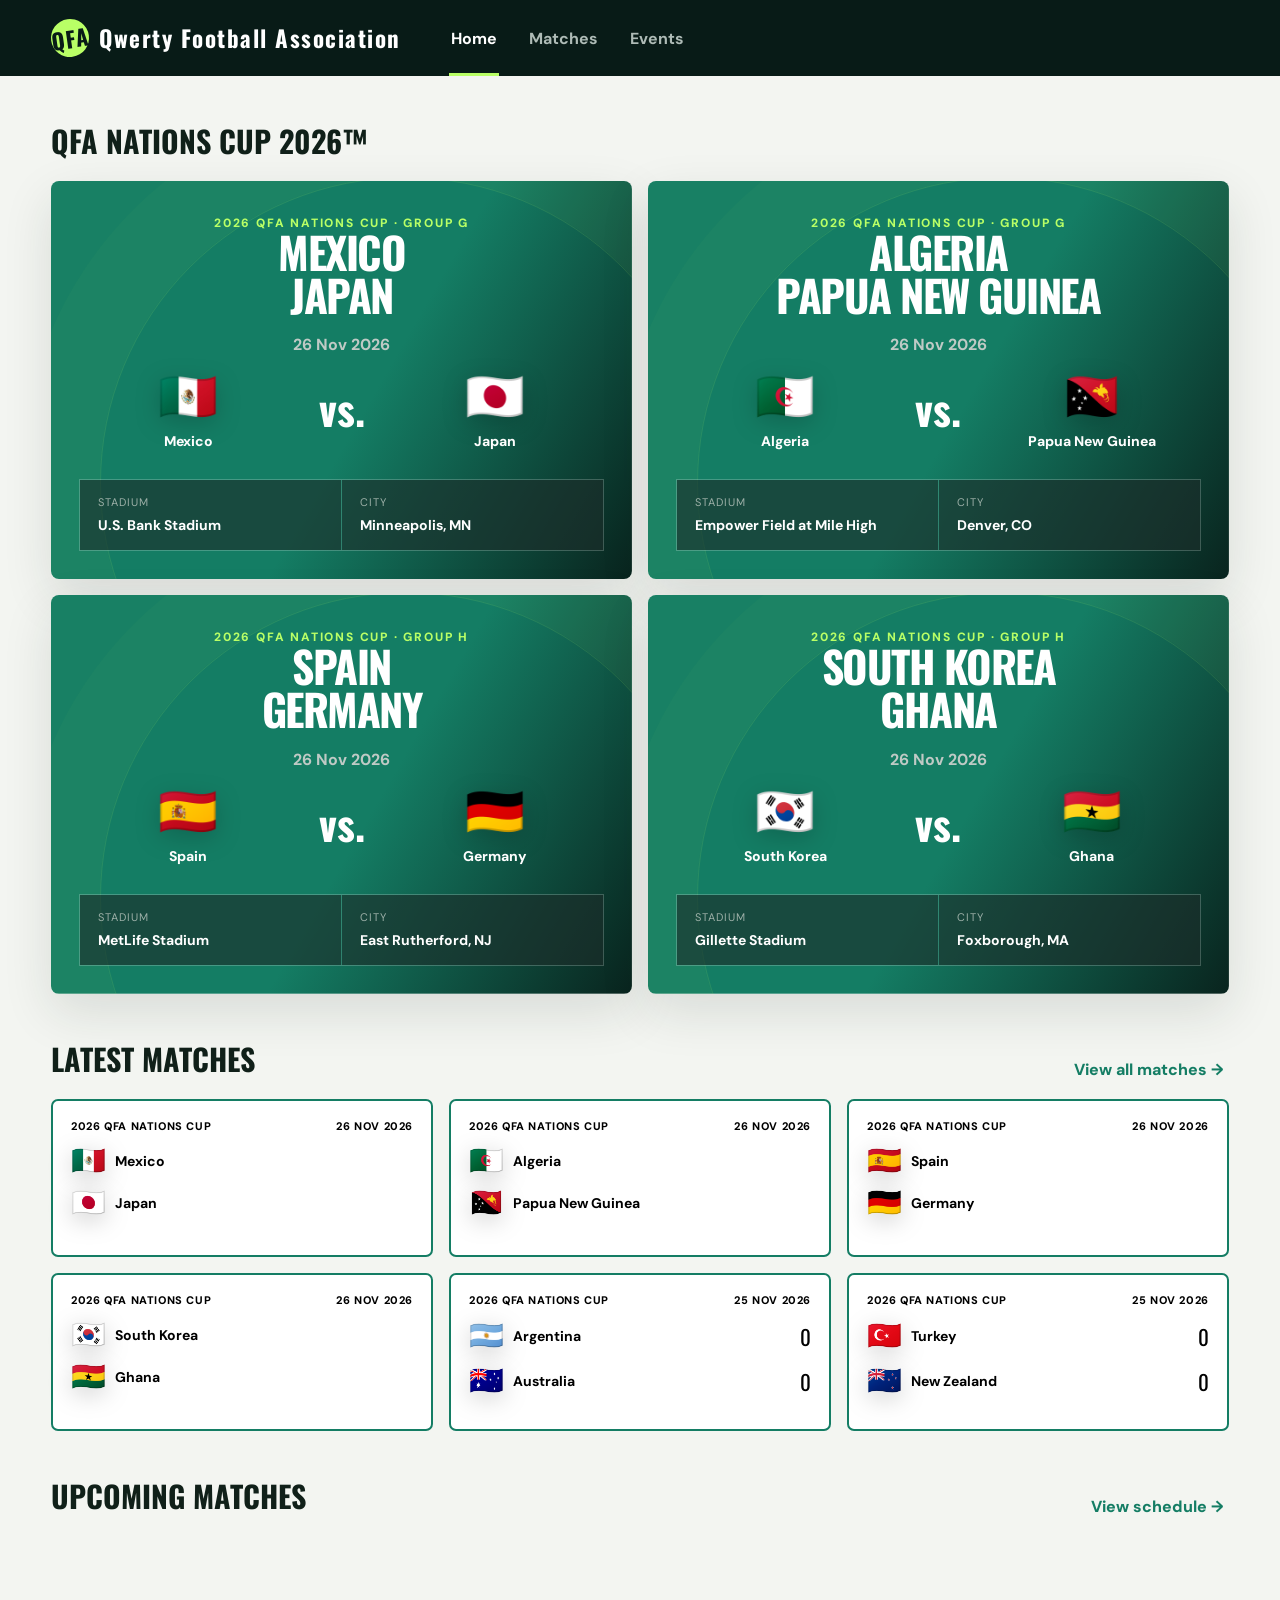
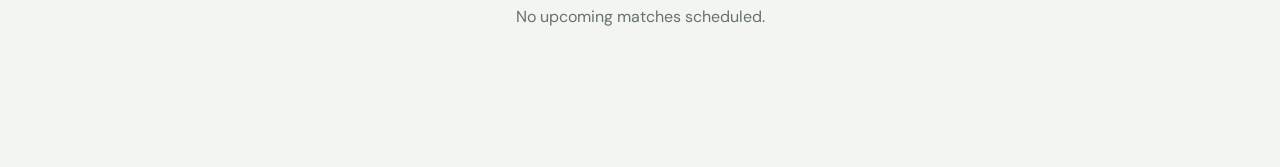
<file: index.html>
<!doctype html>
<html lang="en">
  <head>
    <meta charset="UTF-8" />
    <meta name="viewport" content="width=device-width, initial-scale=1.0" />
    <meta name="theme-color" content="#081b17" />
    <title>Qwerty Football Association</title>
    <link rel="preconnect" href="https://fonts.googleapis.com" />
    <link rel="preconnect" href="https://fonts.gstatic.com" crossorigin />
    <link href="https://fonts.googleapis.com/css2?family=DM+Sans:wght@400;500;600;700&family=Oswald:wght@500;600;700&display=swap" rel="stylesheet" />
    <link rel="stylesheet" href="styles.css?v=22" />
  </head>
  <body>
    <header class="topbar">
      <a class="brand" href="#" aria-label="QFA home">
        <span class="brand-mark">QFA</span>
        <span>Qwerty Football Association</span>
      </a>
      <nav class="main-nav" aria-label="Main navigation">
        <button class="nav-link active" data-view="home">Home</button>
        <button class="nav-link" data-view="matches">Matches</button>
        <button class="nav-link" data-view="events">Events</button>
      </nav>
    </header>

    <main id="app"></main>

    <script src="js/core.js?v=23"></script>
    <script src="js/pages.js?v=26"></script>
    <script src="js/shell.js?v=19"></script>
    <script src="js/router.js?v=19"></script>
  </body>
</html>
</file>
<file: styles.css>
@import url("./css/base.css?v=17");
@import url("./css/landing.css?v=16");
@import url("./css/overview.css?v=19");
@import url("./css/forms.css?v=16");
@import url("./css/responsive.css?v=17");
</file>
